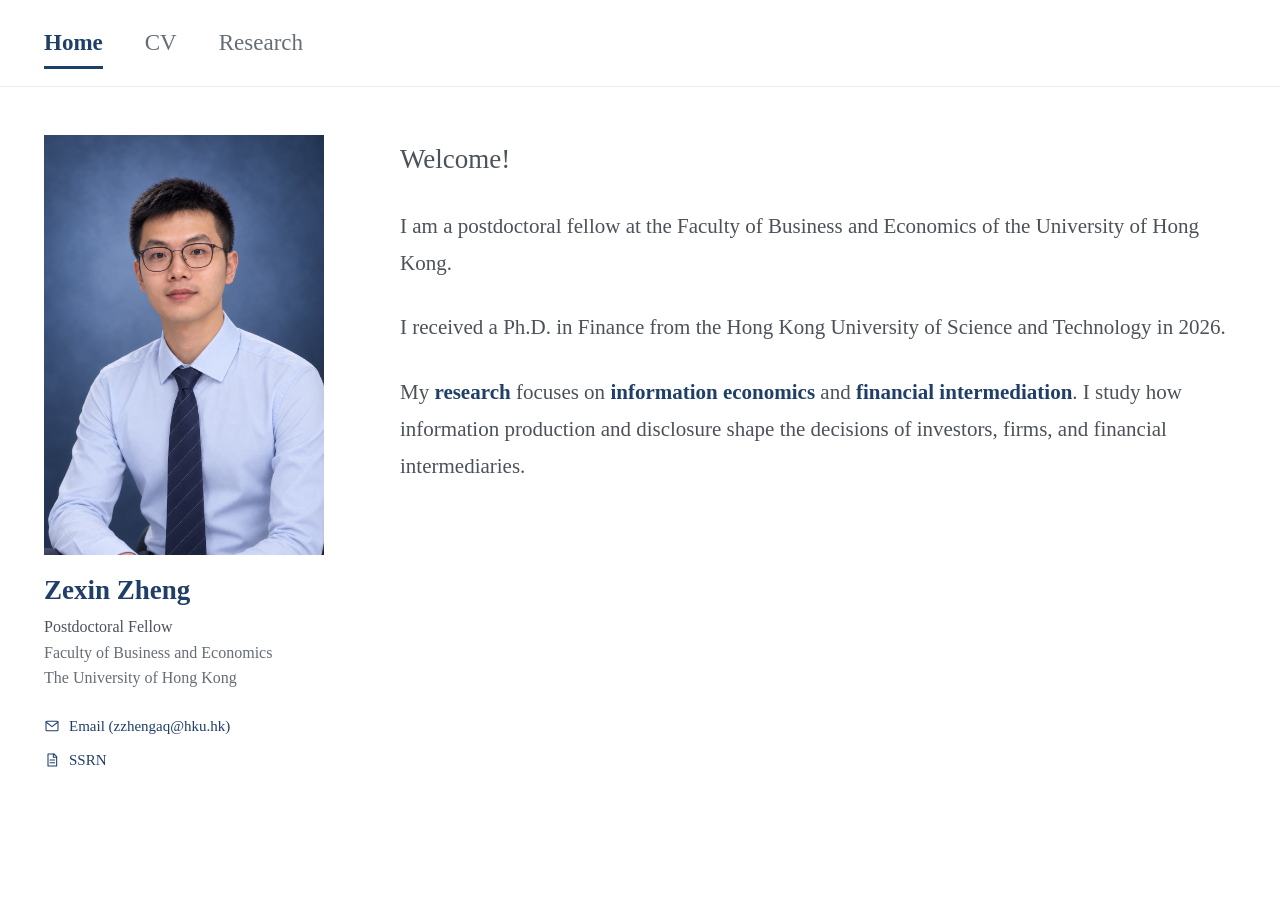
<file: index.html>
<!doctype html>
<html lang="en">
<head>
  <meta charset="utf-8">
  <meta name="viewport" content="width=device-width, initial-scale=1">
  <title>Zexin Zheng</title>
  <meta name="description" content="Zexin Zheng, Postdoctoral Fellow, The University of Hong Kong. Research in information economics and financial intermediation.">
  <meta name="theme-color" content="#203f68">
  <meta property="og:title" content="Zexin Zheng">
  <meta property="og:description" content="Zexin Zheng, Postdoctoral Fellow, The University of Hong Kong. Research in information economics and financial intermediation.">
  <meta property="og:type" content="website">
  <link rel="icon" href="assets/favicon.png" type="image/png" sizes="96x96">
  <link rel="stylesheet" href="styles.css">
</head>
<body class="page-home">
  <a class="skip-link" href="#main">Skip to content</a>
  <header class="site-header">
    <nav class="navigation container" aria-label="Main navigation">
        <a href="index.html" aria-current="page">Home</a>
        <a href="cv.html">CV</a>
        <a href="research.html">Research</a>
    </nav>
  </header>
  <div class="layout container">
    <aside class="profile" aria-label="About Zexin Zheng">
      <img class="portrait" src="assets/headshot2.png" width="1024" height="1536" alt="Zexin Zheng" fetchpriority="high">
      <div class="profile-info">
        <p class="profile-name">Zexin Zheng</p>
        <p class="profile-affiliation"><span class="profile-role">Postdoctoral Fellow</span><br>Faculty of Business and Economics<br>The University of Hong Kong</p>
        <ul class="contact-list" aria-label="Contact and research profile">
          <li><a href="mailto:zzhengaq@hku.hk"><svg viewBox="0 0 24 24" aria-hidden="true"><rect x="3" y="5" width="18" height="14" rx="1.5"/><path d="m3 6 9 7 9-7"/></svg><span>Email <span class="email-address">(zzhengaq@hku.hk)</span></span></a></li>
          <li><a href="https://papers.ssrn.com/sol3/cf_dev/AbsByAuth.cfm?per_id=4319232" target="_blank" rel="noopener noreferrer"><svg viewBox="0 0 24 24" aria-hidden="true"><path d="M6 3h9l4 4v14H6z"/><path d="M14 3v5h5M9 12h7M9 16h7"/></svg><span>SSRN<span class="sr-only"> (opens in a new tab)</span></span></a></li>
        </ul>
      </div>
    </aside>
    <main id="main" tabindex="-1">
      <h1 class="welcome">Welcome!</h1>
      <div class="biography">
        <p>I am a postdoctoral fellow at the Faculty of Business and Economics of the University of Hong Kong.</p>
        <p>I received a Ph.D. in Finance from the Hong Kong University of Science and Technology in 2026.</p>
        <p>My <a href="research.html">research</a> focuses on <strong>information economics</strong> and <strong>financial intermediation</strong>. I study how information production and disclosure shape the decisions of investors, firms, and financial intermediaries.</p>
      </div>
    </main>
  </div>
</body>
</html>
</file>
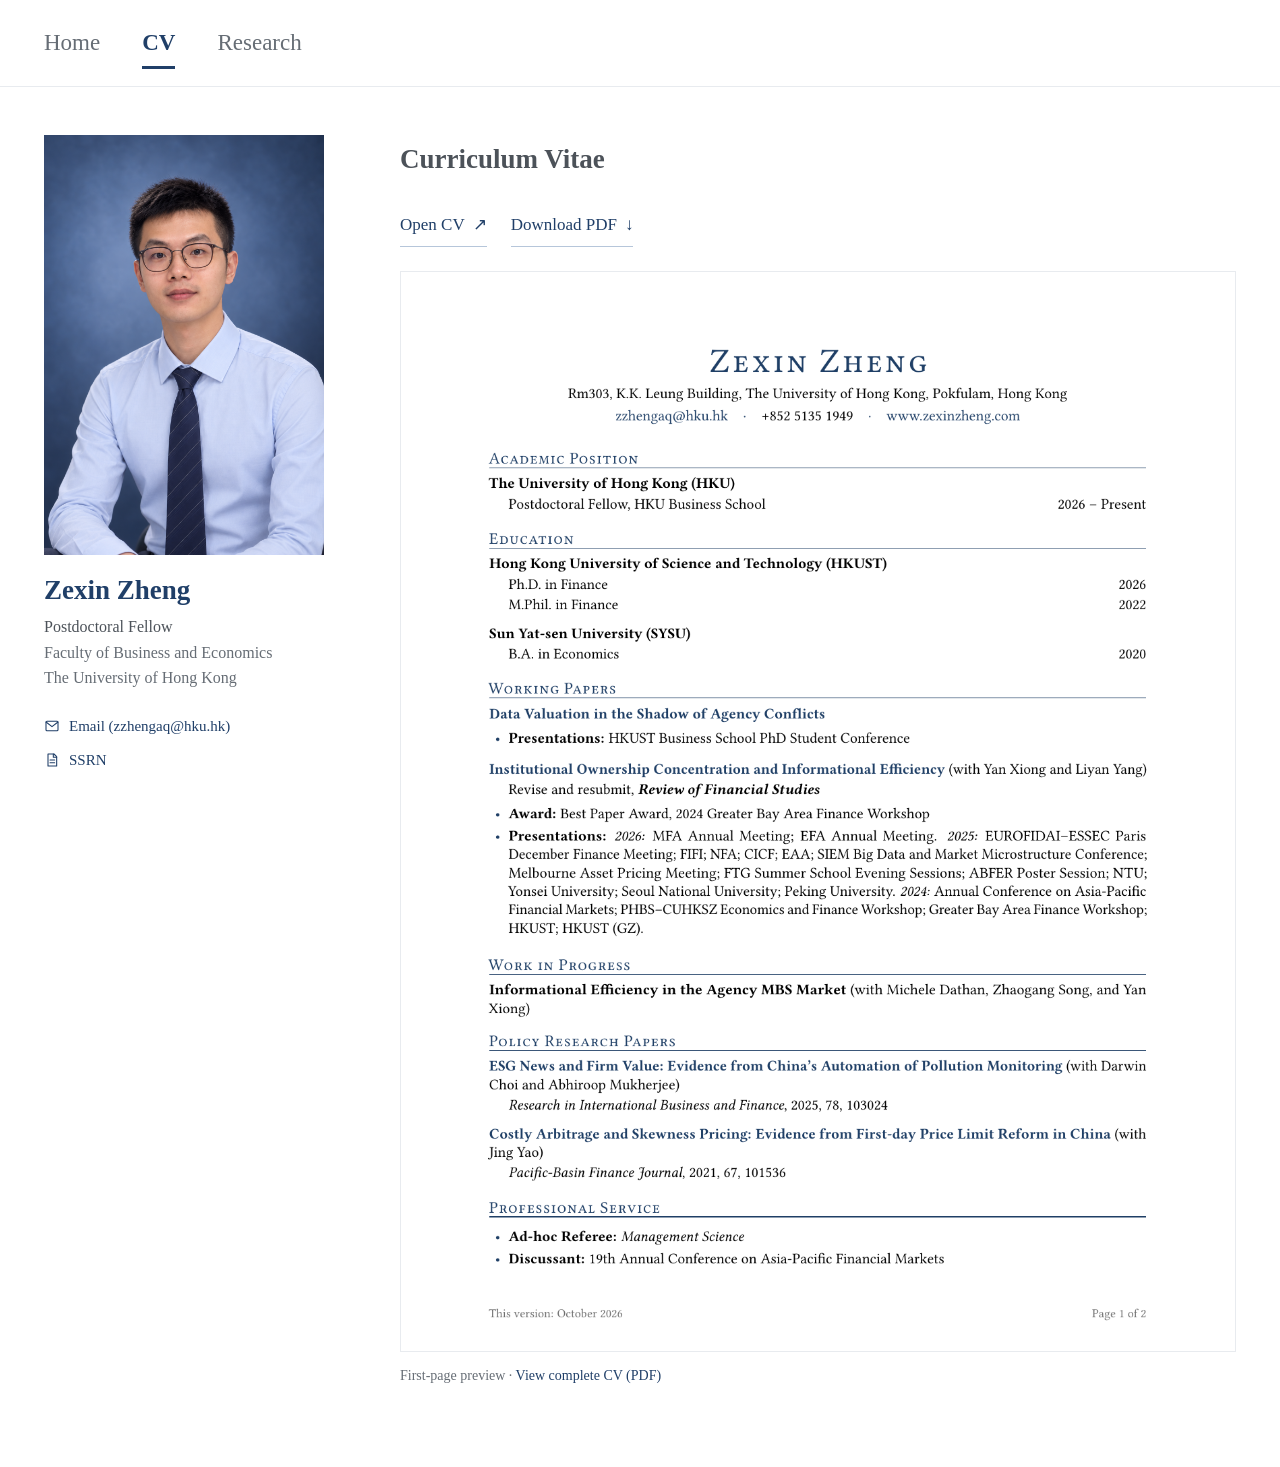
<file: cv.html>
<!doctype html>
<html lang="en">
<head>
  <meta charset="utf-8">
  <meta name="viewport" content="width=device-width, initial-scale=1">
  <title>CV | Zexin Zheng</title>
  <meta name="description" content="Curriculum vitae of Zexin Zheng.">
  <meta name="theme-color" content="#203f68">
  <meta property="og:title" content="CV | Zexin Zheng">
  <meta property="og:description" content="Curriculum vitae of Zexin Zheng.">
  <meta property="og:type" content="website">
  <link rel="icon" href="assets/favicon.png" type="image/png" sizes="96x96">
  <link rel="stylesheet" href="styles.css">
</head>
<body class="page-cv">
  <a class="skip-link" href="#main">Skip to content</a>
  <header class="site-header">
    <nav class="navigation container" aria-label="Main navigation">
        <a href="index.html">Home</a>
        <a href="cv.html" aria-current="page">CV</a>
        <a href="research.html">Research</a>
    </nav>
  </header>
  <div class="layout container">
    <aside class="profile" aria-label="About Zexin Zheng">
      <img class="portrait" src="assets/headshot2.png" width="1024" height="1536" alt="Zexin Zheng" fetchpriority="high">
      <div class="profile-info">
        <p class="profile-name">Zexin Zheng</p>
        <p class="profile-affiliation"><span class="profile-role">Postdoctoral Fellow</span><br>Faculty of Business and Economics<br>The University of Hong Kong</p>
        <ul class="contact-list" aria-label="Contact and research profile">
          <li><a href="mailto:zzhengaq@hku.hk"><svg viewBox="0 0 24 24" aria-hidden="true"><rect x="3" y="5" width="18" height="14" rx="1.5"/><path d="m3 6 9 7 9-7"/></svg><span>Email <span class="email-address">(zzhengaq@hku.hk)</span></span></a></li>
          <li><a href="https://papers.ssrn.com/sol3/cf_dev/AbsByAuth.cfm?per_id=4319232" target="_blank" rel="noopener noreferrer"><svg viewBox="0 0 24 24" aria-hidden="true"><path d="M6 3h9l4 4v14H6z"/><path d="M14 3v5h5M9 12h7M9 16h7"/></svg><span>SSRN<span class="sr-only"> (opens in a new tab)</span></span></a></li>
        </ul>
      </div>
    </aside>
    <main id="main" tabindex="-1">
      <h1 class="section-title">Curriculum Vitae</h1>
      <div class="cv-actions">
        <a class="text-action" href="assets/Zexin-Zheng-CV.pdf" target="_blank" rel="noopener">Open CV <span aria-hidden="true">↗</span><span class="sr-only"> (PDF, opens in a new tab)</span></a>
        <a class="text-action" href="assets/Zexin-Zheng-CV.pdf" download="Zexin-Zheng-CV.pdf">Download PDF <span aria-hidden="true">↓</span></a>
      </div>
      <a class="cv-preview-link" href="assets/Zexin-Zheng-CV.pdf" target="_blank" rel="noopener" aria-label="Open the complete curriculum vitae as a PDF"><img class="cv-preview" src="assets/cv-preview.png" alt="First page of Zexin Zheng's curriculum vitae. Open the PDF for the complete, accessible document."></a><p class="cv-caption">First-page preview · <a href="assets/Zexin-Zheng-CV.pdf" target="_blank" rel="noopener">View complete CV (PDF)</a></p>
    </main>
  </div>
</body>
</html>
</file>
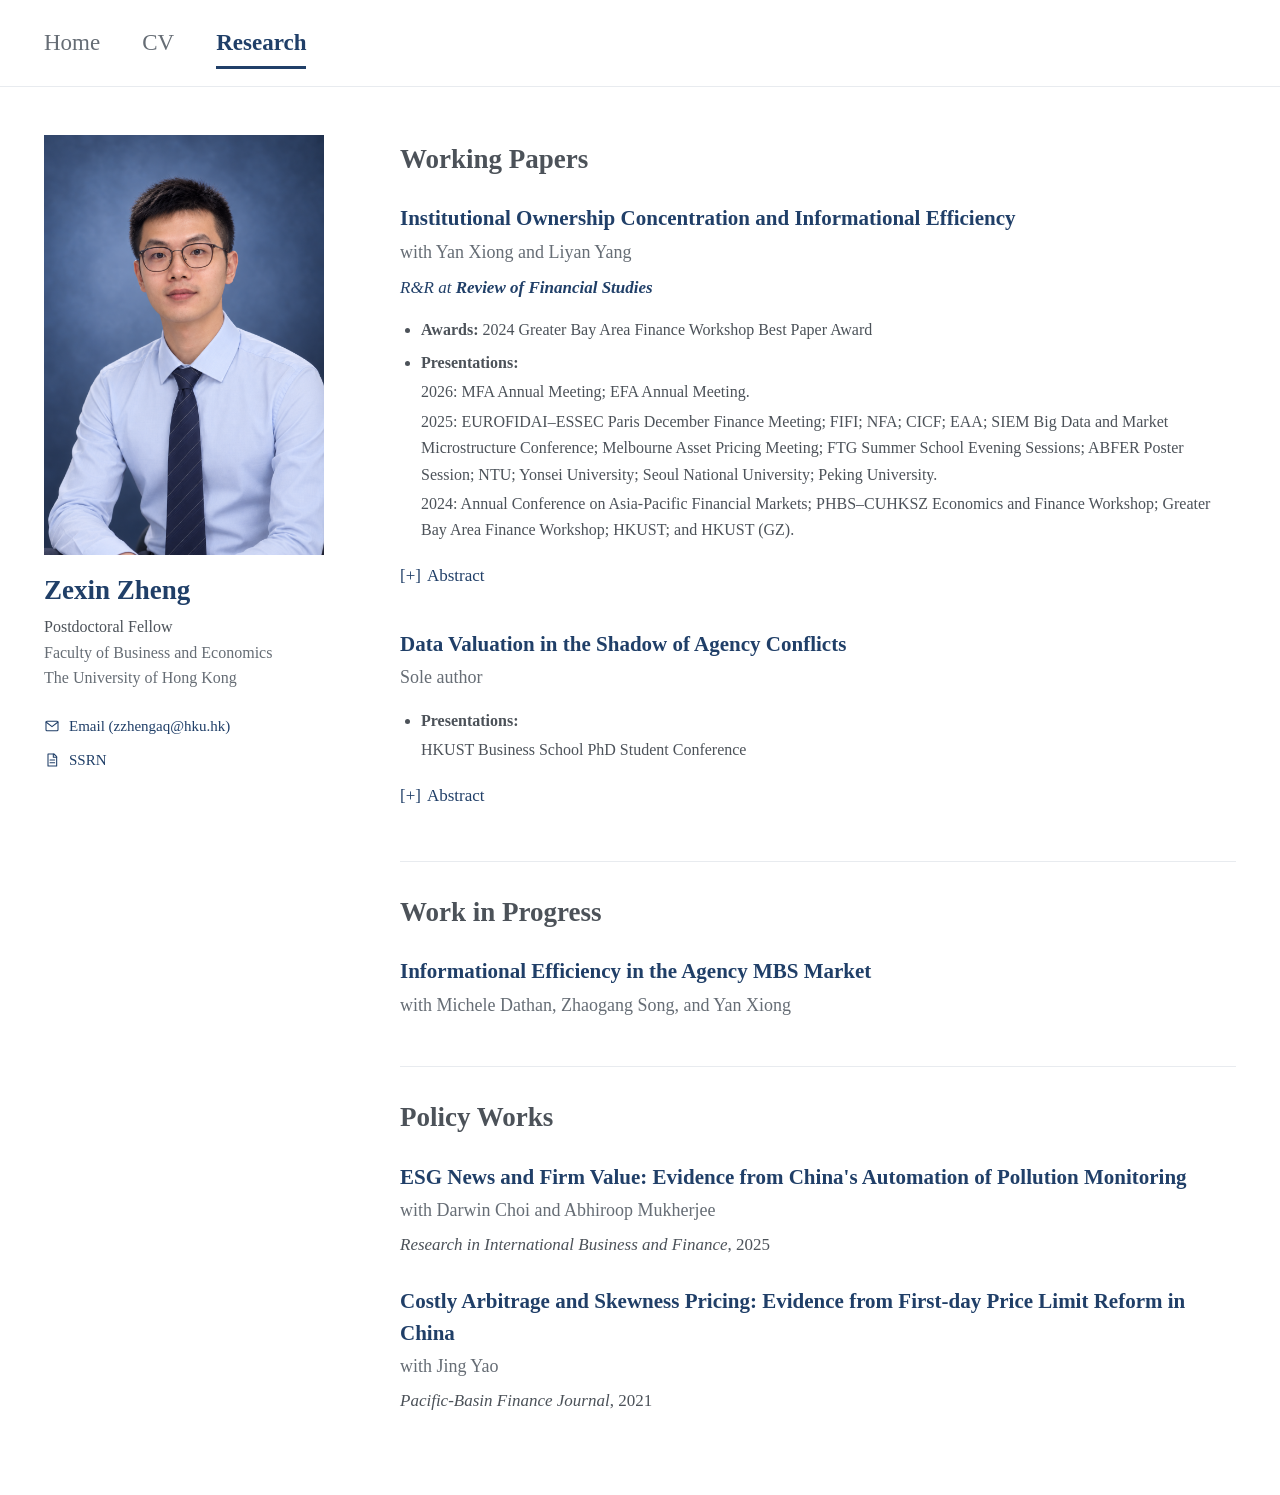
<file: research.html>
<!doctype html>
<html lang="en">
<head>
  <meta charset="utf-8">
  <meta name="viewport" content="width=device-width, initial-scale=1">
  <title>Research | Zexin Zheng</title>
  <meta name="description" content="Working papers, work in progress, and policy works by Zexin Zheng.">
  <meta name="theme-color" content="#203f68">
  <meta property="og:title" content="Research | Zexin Zheng">
  <meta property="og:description" content="Working papers, work in progress, and policy works by Zexin Zheng.">
  <meta property="og:type" content="website">
  <link rel="icon" href="assets/favicon.png" type="image/png" sizes="96x96">
  <link rel="stylesheet" href="styles.css">
</head>
<body class="page-research">
  <a class="skip-link" href="#main">Skip to content</a>
  <header class="site-header">
    <nav class="navigation container" aria-label="Main navigation">
        <a href="index.html">Home</a>
        <a href="cv.html">CV</a>
        <a href="research.html" aria-current="page">Research</a>
    </nav>
  </header>
  <div class="layout container">
    <aside class="profile" aria-label="About Zexin Zheng">
      <img class="portrait" src="assets/headshot2.png" width="1024" height="1536" alt="Zexin Zheng" fetchpriority="high">
      <div class="profile-info">
        <p class="profile-name">Zexin Zheng</p>
        <p class="profile-affiliation"><span class="profile-role">Postdoctoral Fellow</span><br>Faculty of Business and Economics<br>The University of Hong Kong</p>
        <ul class="contact-list" aria-label="Contact and research profile">
          <li><a href="mailto:zzhengaq@hku.hk"><svg viewBox="0 0 24 24" aria-hidden="true"><rect x="3" y="5" width="18" height="14" rx="1.5"/><path d="m3 6 9 7 9-7"/></svg><span>Email <span class="email-address">(zzhengaq@hku.hk)</span></span></a></li>
          <li><a href="https://papers.ssrn.com/sol3/cf_dev/AbsByAuth.cfm?per_id=4319232" target="_blank" rel="noopener noreferrer"><svg viewBox="0 0 24 24" aria-hidden="true"><path d="M6 3h9l4 4v14H6z"/><path d="M14 3v5h5M9 12h7M9 16h7"/></svg><span>SSRN<span class="sr-only"> (opens in a new tab)</span></span></a></li>
        </ul>
      </div>
    </aside>
    <main id="main" tabindex="-1">
      <h1 class="sr-only">Research</h1>
      <section class="research-section" aria-labelledby="working-papers">
        <h2 class="section-title" id="working-papers">Working Papers</h2>
        <article class="paper" aria-labelledby="paper-0">
          <h3 class="paper-title" id="paper-0"><a href="https://papers.ssrn.com/sol3/papers.cfm?abstract_id=4955277" target="_blank" rel="noopener noreferrer">Institutional Ownership Concentration and Informational Efficiency</a></h3>
          <p class="coauthors">with Yan Xiong and Liyan Yang</p>
          <p class="paper-status">R&amp;R at <strong>Review of Financial Studies</strong></p>
          <ul class="paper-notes">
            <li><span class="note-label">Awards:</span> 2024 Greater Bay Area Finance Workshop Best Paper Award</li>
            <li><span class="note-label">Presentations:</span><div class="presentations"><span class="presentation-entry"><span class="presentation-year">2026:</span> MFA Annual Meeting; EFA Annual Meeting.</span>
                <span class="presentation-entry"><span class="presentation-year">2025:</span> EUROFIDAI–ESSEC Paris December Finance Meeting; FIFI; NFA; CICF; EAA; SIEM Big Data and Market Microstructure Conference; Melbourne Asset Pricing Meeting; FTG Summer School Evening Sessions; ABFER Poster Session; NTU; Yonsei University; Seoul National University; Peking University.</span>
                <span class="presentation-entry"><span class="presentation-year">2024:</span> Annual Conference on Asia-Pacific Financial Markets; PHBS–CUHKSZ Economics and Finance Workshop; Greater Bay Area Finance Workshop; HKUST; and HKUST (GZ).</span></div></li>
          </ul>
          <details class="abstract">
            <summary><span class="toggle-symbol" aria-hidden="true"></span>Abstract</summary>
            <p>We study how institutional ownership concentration affects price informativeness, measured by the ability of stock prices to predict future earnings. Using fund-level holdings, we measure stock-level concentration separately among active and passive funds. Active-fund concentration is associated with less informative prices, whereas passive-fund concentration has no stable relation with informativeness. Mergers between active investors provide causal evidence that increased concentration reduces price informativeness. The results hold in U.S. and international samples.</p>
          </details>
        </article>
        <article class="paper" aria-labelledby="paper-1">
          <h3 class="paper-title" id="paper-1"><a href="https://papers.ssrn.com/sol3/papers.cfm?abstract_id=5383725" target="_blank" rel="noopener noreferrer">Data Valuation in the Shadow of Agency Conflicts</a></h3>
          <p class="coauthors">Sole author</p>
          
          <ul class="paper-notes">
            
            <li><span class="note-label">Presentations:</span><div class="presentations"><span class="presentation-entry">HKUST Business School PhD Student Conference</span></div></li>
          </ul>
          <details class="abstract">
            <summary><span class="toggle-symbol" aria-hidden="true"></span>Abstract</summary>
            <p>This paper quantifies agency conflicts at the firm-year level using an offline deep reinforcement learning (ODRL) framework. Whereas structural estimation offers transparent economic interpretation, the model-free ODRL framework accommodates high-dimensional inputs and their flexible interactions, better capturing the complexity of managerial decision making. The framework estimates optimal management actions based on the objectives of maximizing compensation versus market cap. Actual actions that deviate from market-cap-maximizing actions and align with compensation-maximizing actions indicate high agency conflicts. Applied to a data valuation setting, the measure reveals that investors place less value on management earnings guidance from firms with high agency conflicts due to its lower quality, shifting reliance toward analyst forecasts.</p>
          </details>
        </article>
      </section>
      <section class="research-section" aria-labelledby="work-in-progress">
        <h2 class="section-title" id="work-in-progress">Work in Progress</h2>
        <article class="paper compact-paper">
          <h3 class="paper-title">Informational Efficiency in the Agency MBS Market</h3>
          <p class="coauthors">with Michele Dathan, Zhaogang Song, and Yan Xiong</p>
          
        </article>
      </section>
      <section class="research-section" aria-labelledby="policy-works">
        <h2 class="section-title" id="policy-works">Policy Works</h2>
        <article class="paper compact-paper">
          <h3 class="paper-title">ESG News and Firm Value: Evidence from China&#39;s Automation of Pollution Monitoring</h3>
          <p class="coauthors">with Darwin Choi and Abhiroop Mukherjee</p>
          <p class="publication"><cite>Research in International Business and Finance</cite>, 2025</p>
        </article>
        <article class="paper compact-paper">
          <h3 class="paper-title">Costly Arbitrage and Skewness Pricing: Evidence from First-day Price Limit Reform in China</h3>
          <p class="coauthors">with Jing Yao</p>
          <p class="publication"><cite>Pacific-Basin Finance Journal</cite>, 2021</p>
        </article>
      </section>
    </main>
  </div>
</body>
</html>
</file>
<file: styles.css>
:root {
  --accent: #203f68;
  --accent-hover: #42668f;
  --text: #4c5259;
  --muted: #666d75;
  --rule: #e8ebef;
  --soft: #f4f6f9;
  --portrait-width: 280px;
}
* { box-sizing: border-box; }
html { color-scheme: light; }
body { margin: 0; background: #fff; color: var(--text); font-family: Georgia, 'Times New Roman', serif; font-size: 19px; line-height: 1.65; -webkit-text-size-adjust: 100%; }
a { color: var(--accent); text-decoration: none; text-underline-offset: 4px; }
a:hover { color: var(--accent-hover); text-decoration: underline; }
a:focus-visible, summary:focus-visible { outline: 2px solid var(--accent); outline-offset: 5px; border-radius: 1px; }
.container { width: min(100% - 88px, 1280px); margin-inline: auto; }
.site-header { border-bottom: 1px solid var(--rule); }
.navigation { display: flex; align-items: center; gap: 42px; min-height: 86px; }
.navigation a { position: relative; display: flex; align-items: center; align-self: stretch; color: var(--muted); font-size: 23px; }
.navigation a[aria-current="page"] { color: var(--accent); font-weight: 700; }
.navigation a[aria-current="page"]::after { content: ''; position: absolute; bottom: 17px; left: 0; right: 0; height: 3px; background: var(--accent); }
.navigation a:hover { color: var(--accent); text-decoration: none; }
.layout { display: grid; grid-template-columns: var(--portrait-width) minmax(0, 1fr); gap: 76px; align-items: start; margin-block: 48px 80px; }
.profile { min-width: 0; }
.portrait { display: block; width: 100%; height: auto; border-radius: 0; }
.profile-name { margin: 18px 0 6px; font-size: 27px; font-weight: 700; line-height: 1.3; color: var(--accent); }
.profile-affiliation { margin: 0; font-size: 16px; line-height: 1.6; color: var(--muted); }
.profile-role { color: var(--text); }
.contact-list { padding: 0; margin: 23px 0 0; list-style: none; font-size: 15px; }
.contact-list li + li { margin-top: 9px; }
.contact-list a { display: flex; align-items: baseline; gap: 9px; width: fit-content; }
.contact-list svg { align-self: center; width: 16px; height: 16px; flex: 0 0 16px; fill: none; stroke: currentColor; stroke-width: 1.6; stroke-linecap: round; stroke-linejoin: round; }
.email-address { white-space: nowrap; }
main { min-width: 0; padding-top: 6px; }
main:focus { outline: none; }
.welcome { font-size: 27px; line-height: 1.4; font-weight: 400; margin: 0 0 29px; }
.biography { max-width: 850px; font-size: 21px; line-height: 1.75; }
.biography p { margin: 0 0 28px; }
.biography a, .biography strong { color: var(--accent); font-weight: 700; }
.section-title { color: var(--text); font-size: 27px; line-height: 1.35; margin: 0 0 26px; }
.research-section + .research-section { margin-top: 46px; padding-top: 32px; border-top: 1px solid var(--rule); }
.paper + .paper { margin-top: 34px; }
.paper-title { color: var(--accent); font-size: 21px; line-height: 1.5; margin: 0 0 3px; font-weight: 700; }
.coauthors { color: var(--muted); font-size: 18px; margin: 0; }
.paper-status { font-size: 17px; font-style: italic; color: var(--accent); margin: 6px 0 0; }
.paper-notes { font-size: 16px; line-height: 1.65; margin: 15px 0 12px; padding-left: 21px; }
.paper-notes li + li { margin-top: 7px; }
.note-label { font-weight: 700; }
.presentations { margin-top: 2px; }
.presentation-entry { display: block; margin-top: 3px; }
.presentation-year { font-variant-numeric: tabular-nums; }
.abstract { margin-top: 13px; font-size: 17px; }
.abstract summary { display: flex; align-items: center; gap: 6px; width: fit-content; min-height: 38px; padding: 3px 8px 3px 0; cursor: pointer; color: var(--accent); list-style: none; }
.abstract summary::-webkit-details-marker { display: none; }
.toggle-symbol::before { content: '[+]'; }
.abstract[open] .toggle-symbol::before { content: '[−]'; }
.abstract summary:hover { text-decoration: underline; text-underline-offset: 4px; }
.abstract > p { margin: 10px 0 0; padding: 15px 20px; border-left: 2px solid #b6c6da; background: var(--soft); line-height: 1.75; }
.publication { margin: 5px 0 0; font-size: 17px; }
.compact-paper + .compact-paper { margin-top: 27px; }
.cv-actions { display: flex; flex-wrap: wrap; gap: 24px; margin-bottom: 24px; font-size: 17px; }
.text-action { display: inline-flex; align-items: center; gap: 8px; min-height: 44px; border-bottom: 1px solid #b6c6da; }
.cv-preview-link { display: block; border: 1px solid var(--rule); }
.cv-preview { display: block; width: 100%; height: auto; }
.cv-caption { font-size: 14px; color: var(--muted); margin: 12px 0 0; }
.skip-link { position: absolute; top: -100px; left: 15px; padding: 8px 12px; background: white; z-index: 5; }
.skip-link:focus { top: 8px; }
.sr-only { position: absolute; width: 1px; height: 1px; padding: 0; margin: -1px; overflow: hidden; clip: rect(0,0,0,0); white-space: nowrap; border: 0; }
@media (min-width: 1600px) {
  :root { --portrait-width: 310px; }
  .layout { gap: 86px; }
}
@media (max-width: 1050px) {
  :root { --portrait-width: 250px; }
  .container { width: calc(100% - 64px); }
  .layout { gap: 44px; }
  .biography { font-size: 19px; }
  .contact-list { font-size: 14px; }
}
@media (max-width: 760px) {
  .container { width: calc(100% - 40px); }
  .navigation { min-height: 72px; gap: 33px; }
  .navigation a { font-size: 21px; }
  .navigation a[aria-current="page"]::after { bottom: 12px; }
  .layout { grid-template-columns: 1fr; gap: 36px; margin-block: 30px 54px; }
  .profile { text-align: center; }
  .portrait { width: min(220px, 72%); height: auto; margin-inline: auto; }
  .profile-name { font-size: 27px; margin-top: 16px; }
  .profile-affiliation { font-size: 15px; }
  .contact-list { display: flex; flex-wrap: wrap; justify-content: center; gap: 8px 22px; margin-top: 15px; font-size: 14px; }
  .contact-list li + li { margin-top: 0; }
  .contact-list a { min-height: 36px; align-items: center; }
  main { border-top: 1px solid var(--rule); padding-top: 29px; }
  /* On mobile, show the profile on Home and go straight to content elsewhere. */
  .page-cv .profile, .page-research .profile { display: none; }
  .page-cv main, .page-research main { border-top: 0; padding-top: 0; }
  .welcome { font-size: 25px; margin-bottom: 22px; }
  .biography { font-size: 18px; line-height: 1.75; }
  .biography p { margin-bottom: 22px; }
  .section-title { font-size: 25px; margin-bottom: 22px; }
  .paper-title { font-size: 20px; }
  .coauthors { font-size: 17px; }
  .paper-notes { font-size: 15px; }
  .abstract { font-size: 16px; }
  .abstract summary { min-height: 44px; }
  .abstract > p { padding: 13px 15px; }
  .research-section + .research-section { margin-top: 34px; padding-top: 27px; }
}
@media print {
  .site-header, .skip-link, .profile, .cv-actions { display: none; }
  .container { width: 100%; }
  .layout { display: block; margin: 0; }
  main { border: 0; }
  body { font-size: 11pt; }
  .paper { break-inside: avoid; }
  a { color: var(--text); }
}
</file>
